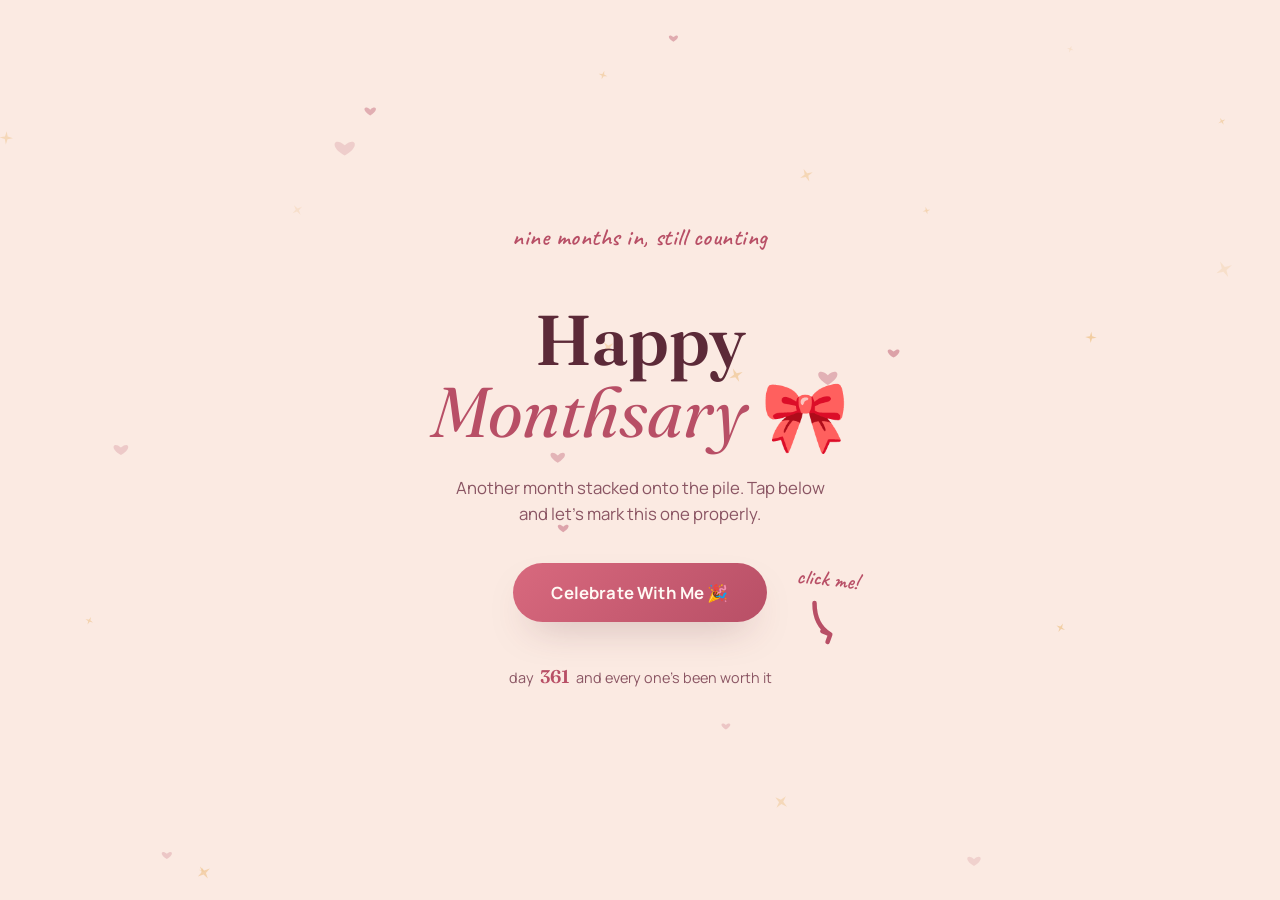
<file: monthsary.html>
<!doctype html>
<html lang="en">
<head>
<meta charset="UTF-8">
<meta name="viewport" content="width=device-width, initial-scale=1.0">
<title>One More Month</title>
<link rel="stylesheet" href="https://fonts.googleapis.com/css2?family=Fraunces:opsz,wght@9..144,400..700&family=Manrope:wght@400;500;700&family=Caveat:wght@600&display=swap">
<style>
  :root{
    --ground:#FBEAE2;
    --surface:#FFF9F4;
    --ink:#5C2A38;
    --ink-soft:#8A5563;
    --rose:#D8697E;
    --rose-deep:#B84F66;
    --gold:#E8AE5C;
    --line:#F0D2C8;
    --shadow: 0 18px 40px -18px rgba(92,42,56,0.35);
  }
  @media (prefers-color-scheme: dark){
    :root:not([data-theme="light"]){
      --ground:#2C1620;
      --surface:#3A1E2A;
      --ink:#F7E3E8;
      --ink-soft:#D9AFB9;
      --rose:#E98CA0;
      --rose-deep:#F2A5B5;
      --gold:#F0C27E;
      --line:#54293A;
      --shadow: 0 18px 40px -18px rgba(0,0,0,0.55);
    }
  }
  :root[data-theme="dark"]{
    --ground:#2C1620;
    --surface:#3A1E2A;
    --ink:#F7E3E8;
    --ink-soft:#D9AFB9;
    --rose:#E98CA0;
    --rose-deep:#F2A5B5;
    --gold:#F0C27E;
    --line:#54293A;
    --shadow: 0 18px 40px -18px rgba(0,0,0,0.55);
  }

  *{box-sizing:border-box;}
  html, body{ background:var(--ground); }
  body{
    margin:0;
    color:var(--ink);
    font-family:'Manrope', ui-sans-serif, system-ui, sans-serif;
    min-height:100vh;
    display:flex;
    align-items:center;
    justify-content:center;
    position:relative;
    overflow-x:hidden;
    padding:48px 20px;
  }

  #sparkles{
    position:fixed;
    inset:0;
    width:100%;
    height:100%;
    pointer-events:none;
    z-index:0;
  }

  .stage{
    position:relative;
    z-index:1;
    display:flex;
    flex-direction:column;
    align-items:center;
    gap:28px;
    text-align:center;
    max-width:560px;
  }

  .eyebrow{
    font-family:'Caveat', cursive;
    font-size:1.5rem;
    font-weight:600;
    color:var(--rose-deep);
    letter-spacing:0.02em;
  }

  h1{
    font-family:'Fraunces', Georgia, serif;
    font-optical-sizing:auto;
    font-weight:600;
    font-size:clamp(2.6rem, 7vw, 4.4rem);
    line-height:1.02;
    margin:0;
    color:var(--ink);
    text-wrap:balance;
  }

  h1 em{
    font-style:italic;
    font-weight:400;
    color:var(--rose-deep);
  }

  .ribbon{
    display:inline-block;
    font-size:1em;
    transform:translateY(0.05em);
  }

  .sub{
    font-size:1.05rem;
    color:var(--ink-soft);
    max-width:38ch;
    line-height:1.55;
    margin:0;
  }

  .cta-wrap{
    position:relative;
    display:inline-flex;
    margin-top:8px;
  }

  .cta{
    appearance:none;
    border:none;
    cursor:pointer;
    font-family:'Manrope', sans-serif;
    font-weight:700;
    font-size:1.05rem;
    color:var(--surface);
    background:linear-gradient(135deg, var(--rose), var(--rose-deep));
    padding:18px 38px;
    border-radius:999px;
    box-shadow:var(--shadow);
    letter-spacing:0.01em;
    transition:transform 0.18s ease, box-shadow 0.18s ease;
  }
  .cta:hover{
    transform:translateY(-2px) scale(1.02);
    box-shadow:0 22px 46px -16px rgba(184,79,102,0.55);
  }
  .cta:active{ transform:translateY(0) scale(0.99); }
  .cta:focus-visible{
    outline:3px solid var(--gold);
    outline-offset:3px;
  }

  .pointer{
    position:absolute;
    right:-92px;
    bottom:-26px;
    display:flex;
    flex-direction:column;
    align-items:center;
    gap:2px;
    pointer-events:none;
    animation:point 1.6s ease-in-out infinite;
  }
  .pointer span{
    font-family:'Caveat', cursive;
    font-weight:600;
    font-size:1.35rem;
    color:var(--rose-deep);
    white-space:nowrap;
    transform:rotate(6deg);
  }
  .pointer svg{ width:54px; height:54px; }

  @keyframes point{
    0%, 100% { transform: translate(0, 0) rotate(0deg); }
    50% { transform: translate(-4px, -6px) rotate(-4deg); }
  }

  .count{
    display:flex;
    gap:6px;
    align-items:baseline;
    color:var(--ink-soft);
    font-size:0.9rem;
  }
  .count b{
    font-family:'Fraunces', serif;
    font-size:1.15rem;
    color:var(--rose-deep);
    font-weight:600;
  }

  @media (max-width: 480px){
    .pointer{
      right:auto;
      left:50%;
      bottom:-58px;
      transform:translateX(-50%);
      flex-direction:row-reverse;
    }
    .pointer span{ transform:rotate(0deg); }
    @keyframes point{
      0%, 100% { transform: translateX(-50%) translateY(0); }
      50% { transform: translateX(-50%) translateY(-6px); }
    }
  }

  @media (prefers-reduced-motion: reduce){
    .pointer{ animation:none; }
    .cta{ transition:none; }
  }
</style>
</head>
<body>

<canvas id="sparkles"></canvas>

<main class="stage">
  <p class="eyebrow">nine months in, still counting</p>
  <h1>Happy<br><em>Monthsary</em> <span class="ribbon">🎀</span></h1>
  <p class="sub">Another month stacked onto the pile. Tap below and let's mark this one properly.</p>

  <div class="cta-wrap">
    <button class="cta" id="celebrate">Celebrate With Me 🎉</button>
    <div class="pointer" aria-hidden="true">
      <span>click me!</span>
      <svg viewBox="0 0 24 24" fill="none" xmlns="http://www.w3.org/2000/svg">
        <path d="M6 4C6 10 8 15 13 18M13 18L9.5 16.5M13 18L11.8 21.3" stroke="currentColor" stroke-width="2" stroke-linecap="round" stroke-linejoin="round" style="color:var(--rose-deep)"/>
      </svg>
    </div>
  </div>

  <p class="count">day <b id="dayCount">274</b> and every one's been worth it</p>
</main>

<script>
  (function(){
    var start = new Date('2025-12-09');
    var now = new Date();
    var days = Math.max(1, Math.round((now - start) / 86400000));
    document.getElementById('dayCount').textContent = days;
  })();

  (function(){
    var canvas = document.getElementById('sparkles');
    var ctx = canvas.getContext('2d');
    var reduce = window.matchMedia('(prefers-reduced-motion: reduce)').matches;
    var DPR = Math.min(window.devicePixelRatio || 1, 2);

    function resize(){
      canvas.width = window.innerWidth * DPR;
      canvas.height = window.innerHeight * DPR;
      canvas.style.width = window.innerWidth + 'px';
      canvas.style.height = window.innerHeight + 'px';
    }
    resize();
    window.addEventListener('resize', resize);

    var shapes = ['heart', 'spark'];
    var particles = [];
    var count = Math.round((window.innerWidth * window.innerHeight) / 42000);
    for(var i=0;i<count;i++){
      particles.push({
        x: Math.random()*window.innerWidth,
        y: Math.random()*window.innerHeight,
        r: 4 + Math.random()*7,
        speed: 0.12 + Math.random()*0.28,
        drift: (Math.random()-0.5)*0.3,
        alpha: 0.15 + Math.random()*0.35,
        kind: shapes[Math.random() < 0.35 ? 0 : 1],
        angle: Math.random()*Math.PI*2
      });
    }

    function heart(ctx, x, y, r){
      ctx.beginPath();
      ctx.moveTo(x, y + r*0.3);
      ctx.bezierCurveTo(x - r, y - r*0.6, x - r*1.6, y + r*0.4, x, y + r*1.3);
      ctx.bezierCurveTo(x + r*1.6, y + r*0.4, x + r, y - r*0.6, x, y + r*0.3);
      ctx.closePath();
      ctx.fill();
    }

    function spark(ctx, x, y, r, angle){
      ctx.save();
      ctx.translate(x, y);
      ctx.rotate(angle);
      ctx.beginPath();
      ctx.moveTo(0, -r); ctx.lineTo(r*0.2, -r*0.2);
      ctx.lineTo(r, 0); ctx.lineTo(r*0.2, r*0.2);
      ctx.lineTo(0, r); ctx.lineTo(-r*0.2, r*0.2);
      ctx.lineTo(-r, 0); ctx.lineTo(-r*0.2, -r*0.2);
      ctx.closePath();
      ctx.fill();
      ctx.restore();
    }

    var roseColor = getComputedStyle(document.documentElement).getPropertyValue('--rose-deep').trim() || '#B84F66';
    var goldColor = getComputedStyle(document.documentElement).getPropertyValue('--gold').trim() || '#E8AE5C';

    function draw(){
      ctx.setTransform(DPR,0,0,DPR,0,0);
      ctx.clearRect(0,0,window.innerWidth, window.innerHeight);
      for(var i=0;i<particles.length;i++){
        var p = particles[i];
        ctx.globalAlpha = p.alpha;
        ctx.fillStyle = p.kind === 'heart' ? roseColor : goldColor;
        if(p.kind === 'heart') heart(ctx, p.x, p.y, p.r);
        else spark(ctx, p.x, p.y, p.r*0.8, p.angle);
        if(!reduce){
          p.y -= p.speed;
          p.x += p.drift;
          p.angle += 0.01;
          if(p.y < -20){ p.y = window.innerHeight + 20; p.x = Math.random()*window.innerWidth; }
        }
      }
      ctx.globalAlpha = 1;
      if(!reduce) requestAnimationFrame(draw);
    }
    draw();
  })();

  document.getElementById('celebrate').addEventListener('click', function(){
    this.textContent = "Yay! 🥳";
    this.style.background = 'linear-gradient(135deg, var(--gold), var(--rose-deep))';
  });
</script>
</body>
</html>
</file>
